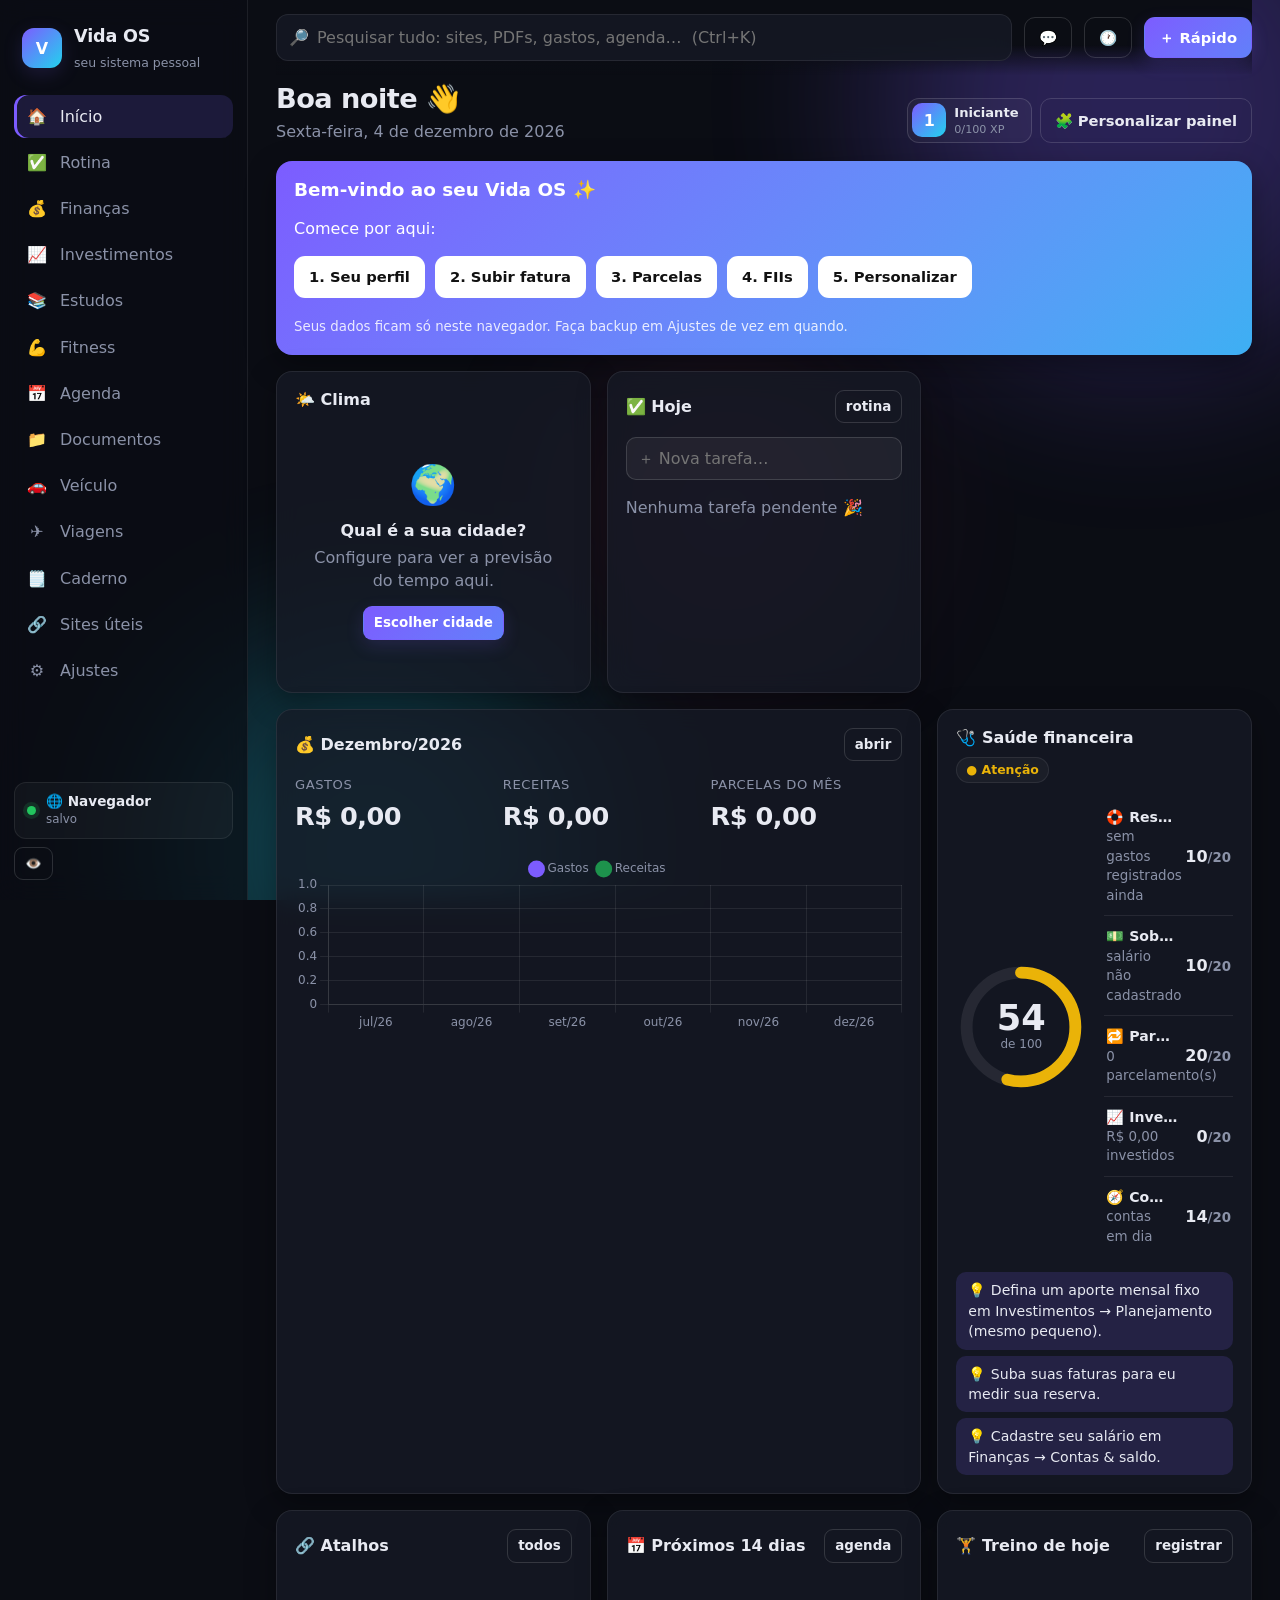
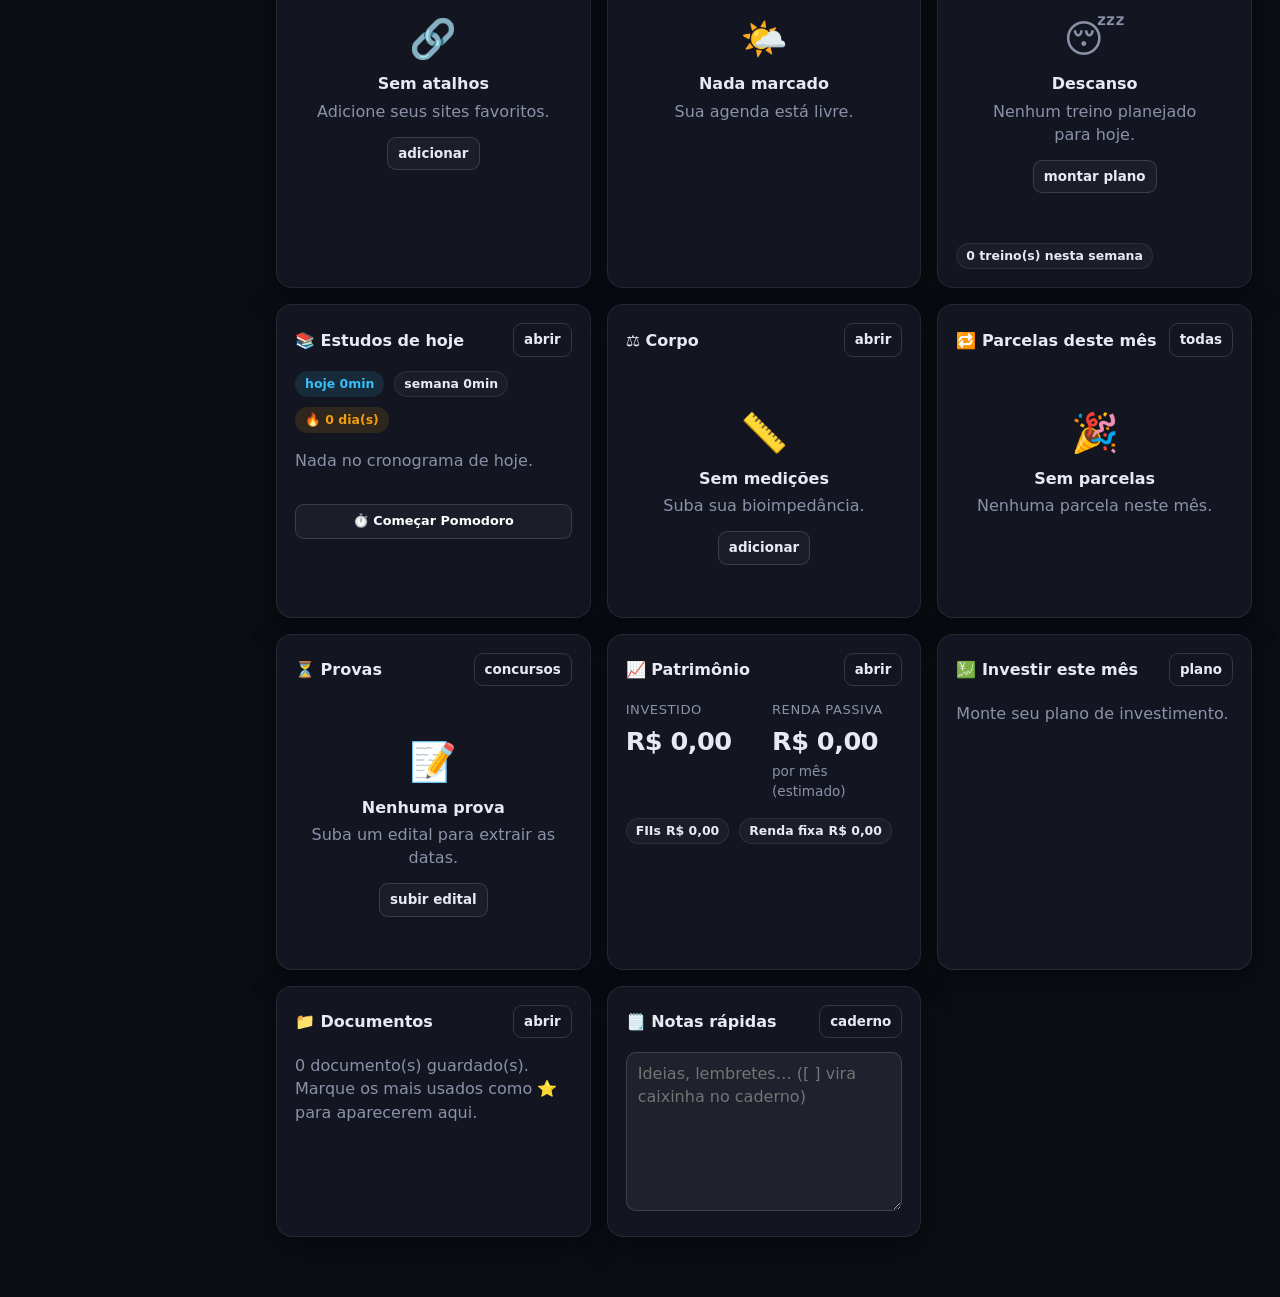
<file: index.html>
<!doctype html>
<html lang="pt-BR" data-theme="dark">
<head>
  <meta charset="utf-8">
  <meta name="viewport" content="width=device-width, initial-scale=1, viewport-fit=cover">
  <meta name="theme-color" content="#0b0d14">
  <meta name="apple-mobile-web-app-capable" content="yes">
  <title>Vida OS</title>
  <link rel="manifest" href="manifest.webmanifest">
  <link rel="icon" href="icons/icon.svg" type="image/svg+xml">
  <link rel="stylesheet" href="css/style.css">
</head>
<body>
  <div class="bg-fx" aria-hidden="true"><i></i><i></i><i></i></div>
  <aside class="sidebar">
    <div class="brand">
      <div class="logo">V</div>
      <div><b>Vida OS</b><small id="brand-sub">seu sistema pessoal</small></div>
    </div>
    <nav id="nav" class="nav"></nav>
    <div class="side-foot">
      <a href="#/ajustes/armazenamento" class="save-badge" id="save-badge" title="Onde seus dados estão salvos"></a>
      <div class="row">
        <button class="btn ghost sm" id="privacy-btn" title="Ocultar valores (modo privacidade)">👁️</button>
        <button class="btn ghost sm" id="lock-btn" title="Bloquear (pede a senha de novo)" style="display:none">🔒</button>
        <button class="btn sm" id="quit-btn" title="Salvar tudo e fechar" style="display:none">⏏️ Sair com segurança</button>
      </div>
    </div>
  </aside>

  <main class="main">
    <header class="topbar">
      <div class="search">
        <span>🔎</span>
        <input id="gsearch" placeholder="Pesquisar tudo: sites, PDFs, gastos, agenda…  (Ctrl+K)" autocomplete="off">
        <div id="gresults" class="gresults"></div>
      </div>
      <button class="btn ghost" id="ask-btn" title="Pergunte ao Vida OS">💬</button>
      <button class="btn ghost" id="clock-btn" title="Relógio em tela cheia">🕐</button>
      <button class="btn primary" id="quick-btn">＋ Rápido</button>
      <a href="#/ajustes/armazenamento" class="save-badge mobile-only" id="save-badge-m" title="Armazenamento"></a>
    </header>
    <div id="view" class="view"></div>
  </main>

  <nav id="bottomnav" class="bottomnav"></nav>
  <div id="modal-root"></div>
  <div id="toasts" class="toasts"></div>

  <!-- bibliotecas (locais, funcionam offline) -->
  <script src="vendor/chart.umd.js"></script>
  <script src="vendor/qrcode.js"></script>
  <script src="vendor/xlsx.full.min.js"></script>
  <script src="vendor/pdf.min.js"></script>
  <script>
    if (window.pdfjsLib) {
      // em file:// o worker não carrega; então usamos o worker no mesmo thread
      if (location.protocol === 'file:') document.write('<script src="vendor/pdf.worker.min.js"><\/script>');
      else pdfjsLib.GlobalWorkerOptions.workerSrc = 'vendor/pdf.worker.min.js';
    }
  </script>
  <!-- aplicativo -->
  <script src="js/core.js"></script>
  <script src="js/storage.js"></script>
  <script src="js/parsers.js"></script>
  <script src="js/body.js"></script>
  <script src="js/money.js"></script>
  <script src="js/library.js"></script>
  <script src="js/views/extras.js"></script>
  <script src="js/views/calc.js"></script>
  <script src="js/views/finextra.js"></script>
  <script src="js/views/health.js"></script>
  <script src="js/views/editalmap.js"></script>
  <script src="js/views/trips.js"></script>
  <script src="js/views/notes.js"></script>
  <script src="js/assistant.js"></script>
  <script src="js/weather.js"></script>
  <script src="js/views/dashboard.js"></script>
  <script src="js/views/finance.js"></script>
  <script src="js/views/planner.js"></script>
  <script src="js/views/invest.js"></script>
  <script src="js/views/questions.js"></script>
  <script src="js/views/mindmaps.js"></script>
  <script src="js/views/study.js"></script>
  <script src="js/views/fitness.js"></script>
  <script src="js/views/agenda.js"></script>
  <script src="js/views/sites.js"></script>
  <script src="js/views/emergency.js"></script>
  <script src="js/views/docs.js"></script>
  <script src="js/views/rotina.js"></script>
  <script src="js/views/vehicle.js"></script>
  <script src="js/views/settings.js"></script>
  <script src="js/app.js"></script>
</body>
</html>
</file>
<file: css/style.css>
/* ==========================================================
   VIDA OS — estilos
   ========================================================== */
:root {
  --accent: #7c5cff; --accent2: #22d3ee; --accent-soft: rgba(124, 92, 255, .16);
  --radius: 16px;
  --ok: #22c55e; --warn: #f59e0b; --bad: #ef4444; --info: #38bdf8;
  --font: "Inter", ui-sans-serif, system-ui, -apple-system, "Segoe UI", Roboto, "Helvetica Neue", Arial, sans-serif;
}
:root[data-theme="dark"] {
  --bg: #0b0d14; --bg2: #11141e; --card: rgba(22, 26, 38, .78); --card-solid: #161a26; --card2: rgba(255, 255, 255, .035);
  --text: #e8eaf2; --muted: #8b92a8; --line: rgba(255, 255, 255, .08); --line2: rgba(255, 255, 255, .14);
  --input: rgba(255, 255, 255, .05); --shadow: 0 10px 30px rgba(0, 0, 0, .35);
  color-scheme: dark;
}
:root[data-theme="light"] {
  --bg: #f4f6fb; --bg2: #eef1f8; --card: rgba(255, 255, 255, .86); --card-solid: #fff; --card2: rgba(15, 23, 42, .035);
  --text: #141826; --muted: #5d6680; --line: rgba(15, 23, 42, .09); --line2: rgba(15, 23, 42, .16);
  --input: rgba(15, 23, 42, .04); --shadow: 0 10px 30px rgba(30, 41, 80, .1);
  color-scheme: light;
}
* { box-sizing: border-box; }
html, body { margin: 0; }
body {
  font-family: var(--font); background: var(--bg); color: var(--text); min-height: 100vh;
  display: grid; grid-template-columns: 248px 1fr; line-height: 1.45; -webkit-font-smoothing: antialiased;
}
:root[data-density="compact"] body { font-size: .93em; }
a { color: var(--accent); text-decoration: none; }
h1, h2, h3, h4 { margin: 0; line-height: 1.2; }
h1 { font-size: 1.7rem; letter-spacing: -.02em; }
h2 { font-size: 1.15rem; }
h3 { font-size: 1rem; }
small, .muted { color: var(--muted); }
.money { font-variant-numeric: tabular-nums; white-space: nowrap; }
:root.privacy .money, :root.privacy .priv { filter: blur(7px); transition: filter .2s; }
:root.privacy .money:hover, :root.privacy .priv:hover { filter: none; }

/* fundo */
.bg-fx { position: fixed; inset: 0; z-index: -1; overflow: hidden; pointer-events: none; }
.bg-fx i { position: absolute; border-radius: 50%; filter: blur(90px); opacity: .28; }
:root[data-theme="light"] .bg-fx i { opacity: .2; }
.bg-fx i:nth-child(1) { width: 520px; height: 520px; background: var(--accent); top: -160px; right: -120px; animation: float 22s ease-in-out infinite; }
.bg-fx i:nth-child(2) { width: 420px; height: 420px; background: var(--accent2); bottom: -160px; left: 160px; animation: float 28s ease-in-out infinite reverse; }
.bg-fx i:nth-child(3) { width: 300px; height: 300px; background: #ec4899; top: 40%; left: 45%; opacity: .12; animation: float 35s ease-in-out infinite; }
:root[data-bg="solid"] .bg-fx { display: none; }
:root[data-bg="grid"] .bg-fx { background-image: linear-gradient(var(--line) 1px, transparent 1px), linear-gradient(90deg, var(--line) 1px, transparent 1px); background-size: 32px 32px; }
:root[data-bg="grid"] .bg-fx i { opacity: .12; }
@keyframes float { 0%, 100% { transform: translate(0, 0) } 50% { transform: translate(-60px, 50px) } }

/* sidebar */
.sidebar { position: sticky; top: 0; height: 100vh; padding: 20px 14px; display: flex; flex-direction: column; gap: 18px; border-right: 1px solid var(--line); background: color-mix(in srgb, var(--bg) 70%, transparent); backdrop-filter: blur(14px); }
.brand { display: flex; gap: 12px; align-items: center; padding: 4px 8px; }
.brand b { display: block; font-size: 1.1rem; letter-spacing: -.01em; }
.brand small { font-size: .78rem; }
.logo { width: 40px; height: 40px; border-radius: 12px; display: grid; place-items: center; font-weight: 800; color: #fff; background: linear-gradient(135deg, var(--accent), var(--accent2)); box-shadow: 0 6px 20px var(--accent-soft); }
.nav { display: flex; flex-direction: column; gap: 3px; }
.nav a { display: flex; gap: 12px; align-items: center; padding: 10px 12px; border-radius: 12px; color: var(--muted); font-weight: 500; transition: .15s; }
.nav a i { font-style: normal; width: 22px; text-align: center; }
.nav a:hover { background: var(--card2); color: var(--text); }
.nav a.active { background: var(--accent-soft); color: var(--text); box-shadow: inset 3px 0 0 var(--accent); }
.side-foot { margin-top: auto; display: flex; flex-direction: column; gap: 8px; }
.save-badge { display: flex; align-items: center; gap: 10px; padding: 9px 12px; border-radius: 12px; background: var(--card2); border: 1px solid var(--line); color: var(--text); }
.save-badge b { display: block; font-size: .85rem; } .save-badge small { display: block; font-size: .74rem; color: var(--muted); }
.save-badge .dot { width: 9px; height: 9px; box-shadow: 0 0 0 4px rgba(34, 197, 94, .15); background: var(--ok); }
.save-badge.warn .dot { background: var(--warn); box-shadow: 0 0 0 4px rgba(245, 158, 11, .15); animation: blink 1s infinite; }
.save-badge.bad { border-color: var(--bad); } .save-badge.bad .dot { background: var(--bad); box-shadow: 0 0 0 4px rgba(239, 68, 68, .2); }
@keyframes blink { 50% { opacity: .3 } }
.mobile-only { display: none !important; }
#gate { position: fixed; inset: 0; z-index: 300; display: none; place-items: center; padding: 20px; background: radial-gradient(circle at 30% 20%, var(--accent-soft), transparent 60%), var(--bg); }
.gate-box { width: min(420px, 100%); background: var(--card-solid); border: 1px solid var(--line2); border-radius: 22px; padding: 30px 26px; text-align: center; box-shadow: 0 30px 80px rgba(0, 0, 0, .4); }
.gate-box h2 { margin: 14px 0 6px; } .gate-box p { line-height: 1.5; }
.gate-box input { text-align: center; font-size: 1.05rem; padding: 12px; }
.gate-box .err { color: var(--bad); min-height: 1.2em; margin: 10px 0 0; }
.logo.big { width: 64px; height: 64px; font-size: 1.8rem; border-radius: 18px; margin: 0 auto; }
.gresults a { align-items: center; }
.gr-ico { width: 28px; display: grid; place-items: center; flex-shrink: 0; }
.gr-t { min-width: 0; display: flex; flex-direction: column; }
.gr-t small { color: var(--muted); white-space: nowrap; overflow: hidden; text-overflow: ellipsis; }
mark { background: color-mix(in srgb, var(--warn) 45%, transparent); color: inherit; border-radius: 3px; padding: 0 2px; }

/* principal */
.main { min-width: 0; padding: 0 28px 60px; }
.topbar { position: sticky; top: 0; z-index: 20; display: flex; gap: 12px; align-items: center; padding: 14px 0; background: linear-gradient(var(--bg) 60%, transparent); }
.search { flex: 1; position: relative; display: flex; align-items: center; gap: 8px; background: var(--card); border: 1px solid var(--line); border-radius: 12px; padding: 0 12px; backdrop-filter: blur(10px); }
.search input { flex: 1; border: 0; background: none; padding: 11px 0; color: var(--text); font: inherit; outline: none; }
.gresults { position: absolute; top: 100%; left: 0; right: 0; margin-top: 6px; background: var(--card-solid); border: 1px solid var(--line2); border-radius: 12px; box-shadow: var(--shadow); max-height: 60vh; overflow: auto; display: none; }
.gresults.open { display: block; }
.gresults a { display: flex; gap: 10px; padding: 10px 14px; color: var(--text); border-bottom: 1px solid var(--line); }
.gresults a:hover { background: var(--accent-soft); }
.gresults small { margin-left: auto; }
.view { animation: fadein .25s ease; }
@keyframes fadein { from { opacity: 0; transform: translateY(6px) } to { opacity: 1; transform: none } }

.page-head { display: flex; align-items: flex-end; justify-content: space-between; gap: 16px; flex-wrap: wrap; margin: 8px 0 18px; }
.page-head p { margin: 4px 0 0; color: var(--muted); }
.page-head .actions { display: flex; gap: 8px; flex-wrap: wrap; }

/* sub-abas */
.subtabs { display: flex; gap: 4px; padding: 4px; background: var(--card); border: 1px solid var(--line); border-radius: 14px; margin-bottom: 18px; overflow-x: auto; scrollbar-width: none; width: fit-content; max-width: 100%; }
.subtabs a { padding: 8px 14px; border-radius: 10px; color: var(--muted); white-space: nowrap; font-weight: 500; font-size: .93rem; }
.subtabs a.active { background: var(--accent); color: #fff; box-shadow: 0 4px 14px var(--accent-soft); }
.subtabs a:not(.active):hover { color: var(--text); background: var(--card2); }

/* grid */
.grid { display: grid; gap: 16px; }
.g2 { grid-template-columns: repeat(2, minmax(0, 1fr)); }
.g3 { grid-template-columns: repeat(3, minmax(0, 1fr)); }
.g4 { grid-template-columns: repeat(4, minmax(0, 1fr)); }
.g-auto { grid-template-columns: repeat(auto-fill, minmax(260px, 1fr)); }
.span2 { grid-column: span 2; }
.span3 { grid-column: span 3; }
.full { grid-column: 1 / -1; }
.stack { display: flex; flex-direction: column; gap: 16px; }
.row { display: flex; gap: 10px; align-items: center; flex-wrap: wrap; }
.row.between { justify-content: space-between; }
.mt { margin-top: 16px; }

/* cartões */
.card { background: var(--card); border: 1px solid var(--line); border-radius: var(--radius); padding: 18px; backdrop-filter: blur(12px); box-shadow: var(--shadow); min-width: 0; }
:root[data-density="compact"] .card { padding: 13px; }
.card > header { display: flex; justify-content: space-between; align-items: center; gap: 10px; margin-bottom: 14px; flex-wrap: wrap; }
.card > header h3 { display: flex; gap: 8px; align-items: center; }
.card.accent { background: linear-gradient(135deg, var(--accent), color-mix(in srgb, var(--accent2) 70%, var(--accent))); color: #fff; border: 0; }
.card.accent small, .card.accent .muted, .card.accent .lbl, .card.accent .sub { color: rgba(255, 255, 255, .85) !important; }
.stat .lbl { color: var(--muted); font-size: .82rem; font-weight: 500; text-transform: uppercase; letter-spacing: .04em; }
.card.accent .stat .lbl { color: rgba(255, 255, 255, .8); }
.stat .val { font-size: 1.6rem; font-weight: 700; letter-spacing: -.02em; margin: 4px 0 2px; }
.stat .sub { font-size: .85rem; color: var(--muted); }
.delta.up { color: var(--bad); } .delta.down { color: var(--ok); }
.delta.good { color: var(--ok); } .delta.badd { color: var(--bad); }
.chart-box { position: relative; height: 260px; }
.chart-box.sm { height: 180px; }
.chart-box.lg { height: 340px; }

/* botões */
.btn { --b: var(--card2); display: inline-flex; align-items: center; gap: 6px; justify-content: center; border: 1px solid var(--line2); background: var(--b); color: var(--text); padding: 9px 14px; border-radius: 11px; font: inherit; font-weight: 600; font-size: .92rem; cursor: pointer; transition: .15s; white-space: nowrap; }
.btn:hover { border-color: var(--accent); transform: translateY(-1px); }
.btn.primary { background: linear-gradient(135deg, var(--accent), color-mix(in srgb, var(--accent) 70%, var(--accent2))); border-color: transparent; color: #fff; box-shadow: 0 6px 18px var(--accent-soft); }
.btn.ghost { background: transparent; }
.btn.danger { color: var(--bad); }
.btn.sm { padding: 6px 10px; font-size: .84rem; border-radius: 9px; }
.btn.block { width: 100%; }
.icon-btn { border: 0; background: transparent; color: var(--muted); cursor: pointer; font-size: 1rem; padding: 6px 8px; border-radius: 8px; }
.icon-btn:hover { background: var(--card2); color: var(--text); }
.btn-file { position: relative; overflow: hidden; }
.btn-file input { position: absolute; inset: 0; opacity: 0; cursor: pointer; }

/* formulários */
.field { display: flex; flex-direction: column; gap: 5px; flex: 1; min-width: 140px; }
.field > span { font-size: .8rem; color: var(--muted); font-weight: 500; }
input, select, textarea { font: inherit; color: var(--text); background: var(--input); border: 1px solid var(--line2); border-radius: 10px; padding: 9px 11px; outline: none; width: 100%; transition: .15s; }
input:focus, select:focus, textarea:focus { border-color: var(--accent); box-shadow: 0 0 0 3px var(--accent-soft); }
select option { background: var(--card-solid); color: var(--text); }
input[type="color"] { padding: 3px; height: 40px; cursor: pointer; }
input[type="checkbox"] { width: 18px; height: 18px; accent-color: var(--accent); }
input[type="range"] { accent-color: var(--accent); padding: 0; border: 0; background: none; box-shadow: none; }
textarea { min-height: 80px; resize: vertical; }
.frow { display: flex; gap: 12px; flex-wrap: wrap; margin-bottom: 12px; }
.frow > .field { margin: 0; }
.check { display: flex; gap: 8px; align-items: center; cursor: pointer; font-size: .92rem; }
.inline-form { display: flex; gap: 8px; flex-wrap: wrap; align-items: flex-end; }
.inline-form .field { min-width: 110px; }
.filters { display: flex; gap: 8px; flex-wrap: wrap; align-items: center; margin-bottom: 14px; }
.filters input, .filters select { width: auto; padding: 7px 10px; }
.seg { display: inline-flex; background: var(--card2); border: 1px solid var(--line); border-radius: 10px; padding: 3px; }
.seg button { border: 0; background: none; color: var(--muted); padding: 6px 11px; border-radius: 8px; font: inherit; font-size: .86rem; cursor: pointer; font-weight: 500; }
.seg button.on { background: var(--accent); color: #fff; }

/* tabelas */
.table-wrap { overflow-x: auto; margin: 0 -4px; }
table { width: 100%; border-collapse: collapse; font-size: .92rem; }
th { text-align: left; font-weight: 600; color: var(--muted); font-size: .78rem; text-transform: uppercase; letter-spacing: .04em; padding: 8px 10px; border-bottom: 1px solid var(--line2); white-space: nowrap; }
td { padding: 9px 10px; border-bottom: 1px solid var(--line); vertical-align: middle; }
tr:hover td { background: var(--card2); }
td.r, th.r { text-align: right; }
td.actions { white-space: nowrap; text-align: right; width: 1%; }
td select, td input { padding: 5px 8px; font-size: .88rem; }

/* listas */
.list { display: flex; flex-direction: column; }
.li { display: flex; gap: 12px; align-items: center; padding: 10px 2px; border-bottom: 1px solid var(--line); }
.li:last-child { border-bottom: 0; }
.li .grow { flex: 1; min-width: 0; }
.li .t { font-weight: 600; overflow: hidden; text-overflow: ellipsis; white-space: nowrap; }
.li .s { font-size: .84rem; color: var(--muted); }
.ico { width: 38px; height: 38px; border-radius: 11px; display: grid; place-items: center; flex-shrink: 0; background: var(--card2); font-size: 1.1rem; }

/* chips / badges */
.chip { display: inline-flex; align-items: center; gap: 5px; padding: 3px 9px; border-radius: 999px; font-size: .78rem; font-weight: 600; background: var(--card2); border: 1px solid var(--line); white-space: nowrap; }
.chip.ok { color: var(--ok); background: rgba(34, 197, 94, .12); border-color: transparent; }
.chip.warn { color: var(--warn); background: rgba(245, 158, 11, .12); border-color: transparent; }
.chip.bad { color: var(--bad); background: rgba(239, 68, 68, .12); border-color: transparent; }
.chip.info { color: var(--info); background: rgba(56, 189, 248, .12); border-color: transparent; }
.dot { width: 10px; height: 10px; border-radius: 50%; display: inline-block; flex-shrink: 0; }

/* barras de progresso */
.bar { height: 8px; background: var(--card2); border-radius: 99px; overflow: hidden; border: 1px solid var(--line); }
.bar > i { display: block; height: 100%; border-radius: 99px; background: linear-gradient(90deg, var(--accent), var(--accent2)); transition: width .6s ease; }
.bar.over > i { background: linear-gradient(90deg, var(--warn), var(--bad)); }

/* vazio */
.empty { text-align: center; padding: 34px 16px; color: var(--muted); }
.empty-ico { font-size: 2.4rem; margin-bottom: 8px; }
.empty h4 { color: var(--text); margin-bottom: 6px; }
.empty p { margin: 0 auto 14px; max-width: 420px; }

/* modal */
#modal-root { position: relative; z-index: 100; }
.modal-wrap { position: fixed; inset: 0; background: rgba(5, 7, 12, .55); backdrop-filter: blur(4px); display: grid; place-items: center; padding: 16px; animation: fadein .15s; }
.modal-wrap.out { opacity: 0; transition: .18s; }
.modal { width: min(560px, 100%); max-height: calc(100vh - 32px); display: flex; flex-direction: column; background: var(--card-solid); border: 1px solid var(--line2); border-radius: calc(var(--radius) + 2px); box-shadow: 0 30px 80px rgba(0, 0, 0, .45); }
.modal.wide { width: min(980px, 100%); }
.modal header { display: flex; justify-content: space-between; align-items: center; padding: 16px 18px; border-bottom: 1px solid var(--line); }
.modal-body { padding: 18px; overflow: auto; }
.modal footer { display: flex; gap: 8px; justify-content: flex-end; padding: 14px 18px; border-top: 1px solid var(--line); }
.drop { display: block; border: 2px dashed var(--line2); border-radius: var(--radius); padding: 26px; text-align: center; color: var(--muted); cursor: pointer; transition: .15s; position: relative; }
.drop:hover, .drop.over { border-color: var(--accent); background: var(--accent-soft); color: var(--text); }
.drop input { position: absolute; inset: 0; opacity: 0; cursor: pointer; }
.drop b { color: var(--text); display: block; margin-bottom: 4px; }
.note { padding: 10px 12px; border-radius: 10px; background: var(--accent-soft); font-size: .88rem; margin-bottom: 12px; }
.note.warn { background: rgba(245, 158, 11, .12); }

/* toasts */
.toasts { position: fixed; right: 18px; bottom: 18px; z-index: 200; display: flex; flex-direction: column; gap: 8px; }
.toast { background: var(--card-solid); border: 1px solid var(--line2); border-left: 4px solid var(--ok); padding: 11px 16px; border-radius: 11px; box-shadow: var(--shadow); max-width: 360px; animation: fadein .2s; transition: .4s; font-size: .92rem; }
.toast.error { border-left-color: var(--bad); }
.toast.out { opacity: 0; transform: translateX(20px); }

/* calendário */
.cal { display: grid; grid-template-columns: repeat(7, 1fr); gap: 6px; }
.cal .dow { text-align: center; color: var(--muted); font-size: .78rem; font-weight: 600; padding: 4px; }
.cal .day { min-height: 96px; background: var(--card2); border: 1px solid var(--line); border-radius: 11px; padding: 6px; cursor: pointer; transition: .15s; overflow: hidden; }
.cal .day:hover { border-color: var(--accent); }
.cal .day.other { opacity: .38; }
.cal .day.today { border-color: var(--accent); box-shadow: inset 0 0 0 1px var(--accent); }
.cal .day .n { font-size: .82rem; font-weight: 700; margin-bottom: 4px; }
.cal .day.today .n { color: var(--accent); }
.cal .ev { font-size: .72rem; padding: 2px 5px; border-radius: 5px; margin-bottom: 2px; white-space: nowrap; overflow: hidden; text-overflow: ellipsis; color: #fff; }
.cal .more { font-size: .7rem; color: var(--muted); }

/* cronograma semanal */
.week { display: grid; grid-template-columns: repeat(7, minmax(120px, 1fr)); gap: 8px; overflow-x: auto; }
.week .col { background: var(--card2); border: 1px solid var(--line); border-radius: 12px; padding: 8px; min-height: 180px; }
.week .col.today { border-color: var(--accent); }
.week .col h4 { font-size: .85rem; margin-bottom: 8px; display: flex; justify-content: space-between; }
.block { border-radius: 9px; padding: 7px 8px; margin-bottom: 6px; font-size: .8rem; color: #fff; cursor: pointer; position: relative; }
.block b { display: block; font-size: .84rem; }

/* treino */
.daytabs { display: flex; gap: 6px; flex-wrap: wrap; margin-bottom: 14px; }
.daytabs button { border: 1px solid var(--line2); background: var(--card2); color: var(--text); border-radius: 12px; padding: 8px 12px; cursor: pointer; font: inherit; font-weight: 600; min-width: 64px; }
.daytabs button small { display: block; font-weight: 400; font-size: .72rem; color: var(--muted); max-width: 90px; overflow: hidden; text-overflow: ellipsis; white-space: nowrap; }
.daytabs button.on { background: var(--accent); border-color: var(--accent); color: #fff; }
.daytabs button.on small { color: rgba(255, 255, 255, .85); }
.daytabs button.today:not(.on) { border-color: var(--accent); }
.ex { display: flex; gap: 12px; align-items: center; padding: 12px; border: 1px solid var(--line); background: var(--card2); border-radius: 12px; margin-bottom: 8px; }
.ex .grow { flex: 1; min-width: 0; }
.ex .meta { display: flex; gap: 6px; flex-wrap: wrap; margin-top: 5px; }
.ex.done { opacity: .55; }
.ex.done .t { text-decoration: line-through; }
.zone-1 { background: #38bdf8 } .zone-2 { background: #22c55e } .zone-3 { background: #eab308 } .zone-4 { background: #f97316 } .zone-5 { background: #ef4444 }

/* avatar */
.avatar-wrap { display: grid; grid-template-columns: minmax(0, 1.2fr) minmax(0, 1fr); gap: 28px; align-items: center; }
.avatar-host { position: relative; margin: 0 auto; width: 100%; max-width: 560px; }
.avatar-host[data-view="front"], .avatar-host[data-view="side"] { max-width: 300px; }
.avatar { width: 100%; height: auto; display: block; overflow: visible; }
.avatar .floor { fill: #000; opacity: .35; filter: blur(3px); }
.avatar .platform ellipse { fill: none; stroke: var(--accent2); stroke-width: 1.2; opacity: .55; }
.avatar .platform .ring2 { stroke: var(--accent); opacity: .3; stroke-dasharray: 3 5; }
.avatar .platform .pulse { stroke: var(--accent2); stroke-width: 1.6; }
.avatar .anat path { fill: none; stroke: rgba(0, 0, 0, .55); stroke-width: 1.1; stroke-linecap: round; mix-blend-mode: multiply; }
.avatar.is-holo .anat path { stroke: rgba(255, 255, 255, .85); mix-blend-mode: normal; stroke-width: .9; }
.avatar .anat path.navel { fill: rgba(0, 0, 0, .25); }
.avatar .rim path { fill: none; stroke: #fff; stroke-width: 1.4; opacity: .28; }
.avatar.is-holo .rim path { stroke: var(--accent2); stroke-width: 2.2; opacity: .9; }
.avatar .hair { stroke: rgba(0, 0, 0, .25); stroke-width: .6; }
.avatar .anat path.bustline { stroke-width: 1.6; }
.avatar .ghost path { fill: none; stroke: var(--text); stroke-width: 1.3; stroke-dasharray: 4 4; opacity: .5; }
.avatar .heat { mix-blend-mode: normal; }
.avatar[data-view="front"] .fig-s, .avatar[data-view="side"] .fig-f { display: none; }
.avatar-tools { display: flex; gap: 8px; flex-wrap: wrap; justify-content: center; margin-top: 8px; }
.zone-list { display: grid; grid-template-columns: 1fr 1fr; gap: 6px 14px; margin-top: 10px; }
.zone-list div { display: flex; align-items: center; gap: 8px; font-size: .82rem; }
.zone-list b { margin-left: auto; font-weight: 600; }
.heat-legend { display: flex; height: 8px; border-radius: 99px; background: linear-gradient(90deg, #34d399, #a3e635, #facc15, #f97316, #ef4444); margin: 6px 0 4px; }
.metric-grid { display: grid; grid-template-columns: repeat(2, minmax(0, 1fr)); gap: 10px; }
.metric { background: var(--card2); border: 1px solid var(--line); border-radius: 12px; padding: 10px 12px; }
.metric .lbl { font-size: .76rem; color: var(--muted); }
.metric .v { font-size: 1.15rem; font-weight: 700; }
.metric .d { font-size: .78rem; }
.timeline { display: flex; gap: 10px; align-items: center; margin-top: 10px; }
.timeline input { flex: 1; }

/* pomodoro */
.timer { font-size: 3.4rem; font-weight: 800; letter-spacing: -.03em; text-align: center; font-variant-numeric: tabular-nums; margin: 6px 0; }
.ring { width: 190px; height: 190px; margin: 0 auto; position: relative; display: grid; place-items: center; }
.ring svg { position: absolute; inset: 0; transform: rotate(-90deg); }
.ring circle { fill: none; stroke-width: 10; }

/* countdown */
.countdown { display: flex; gap: 8px; }
.countdown div { background: var(--card2); border-radius: 10px; padding: 6px 10px; text-align: center; min-width: 56px; }
.countdown b { display: block; font-size: 1.3rem; }
.countdown small { font-size: .7rem; }

/* tabs editor (ajustes) */
.sortable .li { cursor: default; }
.swatches { display: flex; gap: 8px; flex-wrap: wrap; }
.swatch { width: 34px; height: 34px; border-radius: 10px; cursor: pointer; border: 2px solid transparent; }
.swatch.on { border-color: var(--text); }

/* bottom nav (celular) */
.bottomnav { display: none; }

/* FAB menu */
.quick-grid { display: grid; grid-template-columns: repeat(2, 1fr); gap: 10px; }
.quick-grid button { padding: 16px; font-size: 1rem; }

@media (max-width: 1180px) {
  .g4 { grid-template-columns: repeat(2, minmax(0, 1fr)); }
  .g3 { grid-template-columns: repeat(2, minmax(0, 1fr)); }
  .span3 { grid-column: 1 / -1; }
}
@media (max-width: 900px) {
  body { grid-template-columns: 1fr; padding-bottom: 76px; }
  .sidebar { display: none; }
  .mobile-only { display: flex !important; padding: 8px; } .mobile-only small, .mobile-only b { display: none; }
  .main { padding: 0 14px 40px; }
  .g2, .g3 { grid-template-columns: 1fr; }
  .span2 { grid-column: auto; }
  .avatar-wrap { grid-template-columns: 1fr; }
  .bottomnav { display: flex; position: fixed; bottom: 0; left: 0; right: 0; z-index: 50; background: color-mix(in srgb, var(--bg) 85%, transparent); backdrop-filter: blur(16px); border-top: 1px solid var(--line); overflow-x: auto; padding: 6px 6px calc(6px + env(safe-area-inset-bottom)); scrollbar-width: none; }
  .bottomnav a { flex: 1 0 64px; display: flex; flex-direction: column; align-items: center; gap: 2px; padding: 6px 4px; border-radius: 10px; color: var(--muted); font-size: .7rem; }
  .bottomnav a i { font-style: normal; font-size: 1.2rem; }
  .bottomnav a.active { color: var(--text); background: var(--accent-soft); }
  .cal .day { min-height: 62px; padding: 4px; }
  .toasts { bottom: calc(84px + env(safe-area-inset-bottom)); left: 12px; right: 12px; }
  .toast { max-width: none; }
  .cal .ev { font-size: 0; height: 6px; padding: 0; }
  h1 { font-size: 1.4rem; }
  .search input::placeholder { font-size: .85rem; }
}
@media (max-width: 560px) {
  .g4 { grid-template-columns: 1fr 1fr; }
  .stat .val { font-size: 1.25rem; }
  .card { padding: 14px; }
  #quick-btn { padding: 9px 11px; }
  .metric-grid { grid-template-columns: 1fr 1fr; }
}
@media print {
  .sidebar, .topbar, .bottomnav, .bg-fx { display: none; }
  body { display: block; background: #fff; }
}

/* sites úteis */
.site-logo { position: relative; display: inline-grid; place-items: center; flex-shrink: 0; color: #fff; overflow: hidden; box-shadow: inset 0 0 0 1px rgba(255, 255, 255, .12); }
.site-logo img { position: absolute; inset: 18%; width: 64%; height: 64%; object-fit: contain; }
.site-logo.has-img { background: #fff !important; } .site-logo.has-img b { display: none; }
.site-grid { display: grid; gap: 12px; grid-template-columns: repeat(auto-fill, minmax(280px, 1fr)); }
.site-grid.list { grid-template-columns: 1fr; gap: 6px; }
.site-card { display: flex; gap: 14px; align-items: flex-start; padding: 14px; background: var(--card); border: 1px solid var(--line); border-radius: var(--radius); cursor: pointer; transition: .15s; position: relative; backdrop-filter: blur(12px); }
.site-card:hover { border-color: var(--accent); transform: translateY(-2px); box-shadow: var(--shadow); }
.site-card .grow { min-width: 0; flex: 1; }
.site-card .t { font-weight: 700; }
.site-card .host { font-size: .78rem; color: var(--muted); }
.site-card .d { font-size: .86rem; margin-top: 6px; color: var(--text); opacity: .85; display: -webkit-box; -webkit-line-clamp: 2; -webkit-box-orient: vertical; overflow: hidden; }
.site-card .tags { display: flex; gap: 4px; flex-wrap: wrap; margin-top: 8px; }
.site-card .tags .chip { font-size: .7rem; padding: 2px 7px; }
.site-actions { display: flex; flex-direction: column; opacity: .5; transition: .15s; }
.site-card:hover .site-actions { opacity: 1; }
.site-grid.list .site-card { padding: 10px 14px; align-items: center; }
.site-grid.list .site-card .tags { display: none; }
.site-grid.list .site-card .d { -webkit-line-clamp: 1; margin-top: 2px; }
.site-grid.list .site-actions { flex-direction: row; }
button.chip { cursor: pointer; font: inherit; font-size: .8rem; color: var(--text); }
.shortcut-grid { display: grid; grid-template-columns: repeat(auto-fill, minmax(78px, 1fr)); gap: 10px; }
.shortcut-grid a { display: flex; flex-direction: column; align-items: center; gap: 6px; padding: 10px 4px; border-radius: 12px; color: var(--text); text-align: center; transition: .15s; }
.shortcut-grid a:hover { background: var(--card2); }
.shortcut-grid span:last-child { font-size: .74rem; line-height: 1.2; max-width: 100%; overflow: hidden; text-overflow: ellipsis; white-space: nowrap; }
.sug-grid { display: grid; grid-template-columns: repeat(auto-fill, minmax(260px, 1fr)); gap: 8px; }
.sug { display: flex; gap: 10px; align-items: center; padding: 10px; border: 1px solid var(--line); border-radius: 12px; cursor: pointer; }
.sug:hover { border-color: var(--accent); }
.sug.got { opacity: .5; }
.sug span { display: flex; flex-direction: column; min-width: 0; } .sug small { color: var(--muted); font-size: .76rem; line-height: 1.3; }
ol.steps { padding-left: 18px; line-height: 1.6; } ol.steps li { margin-bottom: 10px; }
code { background: var(--card2); padding: 1px 6px; border-radius: 6px; font-size: .86em; }

/* contas & saldo (inspirado em apps de banco) */
.balance-card .lbl { color: var(--muted); font-size: .85rem; }
.balance-card .big { font-size: 2rem; font-weight: 800; letter-spacing: -.03em; margin: 2px 0 12px; }
.balance-card .big.neg { color: var(--bad); }
.segbar { display: flex; gap: 4px; height: 8px; margin: 4px 0 12px; }
.segbar i { border-radius: 99px; min-width: 6px; }
.segbar.big { height: 14px; }
.bank { width: 40px; height: 40px; border-radius: 50%; display: grid; place-items: center; font-size: 1.1rem; flex-shrink: 0; box-shadow: inset 0 0 0 2px rgba(255, 255, 255, .15); }
.rd { text-align: center; }
.rd-val { font-size: 1.8rem; font-weight: 800; letter-spacing: -.02em; }
.rd-bars { display: flex; gap: 8px; justify-content: center; align-items: flex-end; height: 130px; margin: 14px 0 6px; }
.rd-bars i { width: 34px; border-radius: 99px; min-height: 8px; transition: height .6s; }
.rd-bars .in { background: linear-gradient(180deg, #4ade80, #16a34a); } .rd-bars .out { background: linear-gradient(180deg, #f87171, #dc2626); }
.rd .list { text-align: left; }
.heatmap { display: grid; grid-template-columns: repeat(7, 1fr); gap: 5px; }
.heatmap b { font-size: .7rem; color: var(--muted); text-align: center; font-weight: 600; }
.hm { aspect-ratio: 1; border-radius: 6px; background: var(--card2); border: 1px solid var(--line); cursor: pointer; display: block; }
.hm.l1 { background: color-mix(in srgb, #a3e635 30%, transparent); } .hm.l2 { background: color-mix(in srgb, #a3e635 55%, transparent); }
.hm.l3 { background: color-mix(in srgb, #a3e635 80%, transparent); } .hm.l4 { background: #bef264; }
.hm.today { outline: 2px solid var(--accent); outline-offset: 1px; }
.hm-legend { display: flex; gap: 4px; } .hm-legend .hm { width: 14px; }
.insights { display: grid; grid-template-columns: repeat(auto-fill, minmax(280px, 1fr)); gap: 10px; }
.insight { display: flex; gap: 12px; align-items: flex-start; padding: 12px; border-radius: 12px; background: var(--card2); border: 1px solid var(--line); border-left: 4px solid var(--info); }
.insight.warn { border-left-color: var(--warn); } .insight.bad { border-left-color: var(--bad); } .insight.ok { border-left-color: var(--ok); }
.insight .ii { font-size: 1.3rem; } .insight b { display: block; font-size: .92rem; } .insight small { color: var(--muted); }
.goal-grid { display: grid; grid-template-columns: repeat(auto-fill, minmax(340px, 1fr)); gap: 16px; }
.goal h3 { font-size: 1.1rem; }
.goal-ring { width: 76px; height: 76px; position: relative; flex-shrink: 0; }
.goal-ring svg { width: 100%; height: 100%; transform: rotate(-90deg); }
.goal-ring circle { fill: none; stroke-width: 8; transition: stroke-dashoffset .8s; }
.goal-ring span { position: absolute; inset: 0; display: grid; place-items: center; font-size: 1.6rem; }

/* planejamento */
.plan-table input.cell { width: 110px; text-align: right; padding: 4px 8px; background: transparent; border-color: transparent; }
.plan-table input.cell:hover, .plan-table input.cell:focus { border-color: var(--accent); background: var(--input); }
.plan-table tr.edited td { background: var(--accent-soft); }
.calc { padding: 10px 0; border-bottom: 1px solid var(--line); } .calc:last-of-type { border-bottom: 0; }
.calc .inline-form { margin-top: 8px; }
.calc-r { font-size: 1.05rem; color: var(--accent); padding: 9px 0; }

/* biblioteca */
.lib-item { display: flex; gap: 14px; align-items: flex-start; padding: 12px 4px; border-bottom: 1px solid var(--line); }
.lib-item:last-child { border-bottom: 0; }
.lib-item .grow { flex: 1; min-width: 0; }
.lib-item .t { font-weight: 700; overflow: hidden; text-overflow: ellipsis; white-space: nowrap; }
.lib-item .s { font-size: .82rem; color: var(--muted); margin-top: 3px; display: flex; gap: 4px; flex-wrap: wrap; align-items: center; }
.lib-ico { width: 42px; height: 50px; border-radius: 8px; display: grid; place-items: center; font-size: 1.3rem; flex-shrink: 0; }
.lib-actions { display: flex; gap: 4px; align-items: center; }
.snip { font-size: .86rem; margin-top: 8px; padding: 8px 10px; background: var(--card2); border-radius: 8px; border-left: 3px solid var(--accent); line-height: 1.5; }
.lib-group { margin: 14px 0 4px; text-transform: capitalize; } .lib-group:first-child { margin-top: 0; }
.plan-stats .val { font-size: 1.3rem; word-break: break-word; }

.pw-wrap { position: relative; display: flex; align-items: center; }
.pw-wrap input { padding-right: 42px; }
.pw-wrap .icon-btn { position: absolute; right: 4px; }
.pw-meter { height: 6px; border-radius: 99px; background: var(--card2); overflow: hidden; margin-top: 6px; }
.pw-meter i { display: block; height: 100%; width: 0; transition: .3s; }

/* documentos */
.doc-grid { display: grid; gap: 14px; grid-template-columns: repeat(auto-fill, minmax(230px, 1fr)); }
.doc-card { background: var(--card); border: 1px solid var(--line); border-radius: var(--radius); overflow: hidden; cursor: pointer; transition: .15s; backdrop-filter: blur(12px); display: flex; flex-direction: column; }
.doc-card:hover { border-color: var(--accent); transform: translateY(-2px); box-shadow: var(--shadow); }
.doc-thumb { position: relative; aspect-ratio: 16 / 10; display: grid; place-items: center; overflow: hidden; border-bottom: 1px solid var(--line); }
.doc-thumb img { position: absolute; inset: 0; width: 100%; height: 100%; object-fit: cover; opacity: 0; transition: opacity .3s; }
.doc-thumb img.ok { opacity: 1; }
.doc-thumb .doc-ico { font-size: 2.6rem; }
.doc-thumb img.ok + .doc-ico { position: absolute; left: 8px; top: 8px; font-size: 1.1rem; background: var(--card-solid); border-radius: 8px; padding: 2px 6px; }
.doc-pages { position: absolute; right: 8px; bottom: 8px; font-size: .7rem; background: rgba(0, 0, 0, .6); color: #fff; padding: 2px 7px; border-radius: 99px; }
.doc-info { padding: 12px 14px; display: flex; flex-direction: column; gap: 5px; }
.doc-info .t { font-weight: 700; }
.doc-info .s { font-size: .8rem; color: var(--muted); display: flex; align-items: center; gap: 6px; }
.doc-num { display: flex; align-items: center; gap: 4px; } .doc-num code { font-size: .85rem; }
.doc-info .chip { align-self: flex-start; }
.doc-grid.list { grid-template-columns: 1fr; gap: 8px; }
.doc-grid.list .doc-card { flex-direction: row; align-items: center; }
.doc-grid.list .doc-thumb { width: 120px; flex-shrink: 0; border-bottom: 0; border-right: 1px solid var(--line); }
.doc-meta { display: grid; grid-template-columns: repeat(auto-fill, minmax(170px, 1fr)); gap: 12px; margin-bottom: 14px; padding: 12px; background: var(--card2); border-radius: 12px; }
.doc-tabs { display: flex; gap: 6px; flex-wrap: wrap; margin-bottom: 10px; }
.doc-stage { height: min(62vh, 640px); background: #0006; border-radius: 12px; overflow: auto; display: grid; place-items: center; }
.doc-stage img { max-width: 100%; max-height: 100%; transition: transform .2s; transform-origin: center; }
.doc-stage iframe { width: 100%; height: 100%; border: 0; background: #fff; border-radius: 12px; }

/* clima */
.wx-now { display: flex; align-items: center; gap: 14px; }
.wx-big { font-size: 3rem; line-height: 1; }
.wx-temp { font-size: 2.4rem; font-weight: 800; letter-spacing: -.03em; line-height: 1; }
.wx-mm { margin-left: auto; text-align: right; } .wx-mm b { display: block; font-size: 1.2rem; } .wx-mm small { color: var(--muted); }
.wx-row { display: flex; flex-wrap: wrap; gap: 10px 16px; margin: 12px 0; font-size: .85rem; color: var(--muted); }
.wx-days { display: grid; grid-template-columns: repeat(5, 1fr); gap: 6px; }
.wx-days > div, .wx-hours > div { display: flex; flex-direction: column; align-items: center; gap: 2px; padding: 8px 4px; border-radius: 10px; background: var(--card2); }
.wx-days span, .wx-hours span { font-size: 1.4rem; }
.wx-days small, .wx-hours small { color: var(--muted); font-size: .72rem; }
.wx-hours { display: flex; gap: 6px; overflow-x: auto; padding-bottom: 6px; }
.wx-hours > div { min-width: 58px; } .wx-hours .rain { color: var(--info); }

/* relógio tela cheia */
#clock { position: fixed; inset: 0; z-index: 400; background: radial-gradient(ellipse at 30% 20%, color-mix(in srgb, var(--accent) 22%, transparent), transparent 60%), radial-gradient(ellipse at 80% 90%, color-mix(in srgb, var(--accent2) 16%, transparent), transparent 55%), #05060b; color: #f1f3fa; display: flex; flex-direction: column; padding: 24px 32px; animation: fadein .3s; }
.clk-top { display: flex; justify-content: space-between; align-items: center; font-size: 1.3rem; }
.clk-top small { color: #9aa3b8; font-size: .9rem; }
.clk-btns .icon-btn { color: #9aa3b8; font-size: 1rem; } .clk-btns .icon-btn:hover { color: #fff; background: #ffffff14; }
.clk-mid { flex: 1; display: flex; flex-direction: column; align-items: center; justify-content: center; text-align: center; }
.clk-time { font-size: clamp(5rem, 20vw, 17rem); font-weight: 200; letter-spacing: -.04em; line-height: .9; font-variant-numeric: tabular-nums; display: flex; align-items: baseline; }
.clk-s { font-size: .32em; color: color-mix(in srgb, var(--accent2) 70%, #fff); margin-left: .1em; font-weight: 300; }
.clk-time small { font-size: .15em; margin-left: .3em; color: #9aa3b8; }
.clk-date { font-size: clamp(1rem, 2.6vw, 2rem); color: #c3c9d9; margin-top: 18px; font-weight: 300; }
.clk-bar { width: min(520px, 70vw); height: 3px; background: #ffffff14; border-radius: 99px; margin-top: 28px; overflow: hidden; }
.clk-bar i { display: block; height: 100%; background: linear-gradient(90deg, var(--accent), var(--accent2)); }
.clk-bottom { display: flex; gap: 12px; flex-wrap: wrap; justify-content: center; font-size: 1rem; color: #c3c9d9; }
.clk-bottom span { background: #ffffff0f; border: 1px solid #ffffff14; padding: 8px 14px; border-radius: 99px; }
.clk-lock { position: absolute; left: 32px; bottom: 18px; font-size: .75rem; color: #6b7280; }

/* tarefas & hábitos */
.task { display: flex; align-items: center; gap: 10px; padding: 9px 4px; border-bottom: 1px solid var(--line); }
.task:last-child { border-bottom: 0; }
.task .grow { flex: 1; min-width: 0; } .task .t { font-weight: 500; } .task .s { font-size: .8rem; color: var(--muted); }
.task.done .t { text-decoration: line-through; color: var(--muted); }
.tick { width: 24px; height: 24px; border-radius: 50%; border: 2px solid var(--accent); background: transparent; color: #fff; cursor: pointer; flex-shrink: 0; font-weight: 700; display: grid; place-items: center; }
.task.done .tick { background: var(--ok); border-color: var(--ok) !important; }
.habit { display: flex; gap: 12px; align-items: center; padding: 10px 0; border-bottom: 1px solid var(--line); }
.habit:last-child { border-bottom: 0; } .habit .grow { flex: 1; } .habit .t { font-weight: 600; } .habit .s { font-size: .78rem; color: var(--muted); }
.hb-today { width: 46px; height: 46px; border-radius: 14px; border: 2px solid var(--c); background: transparent; font-size: 1.3rem; cursor: pointer; transition: .15s; filter: grayscale(.7); opacity: .7; }
.hb-today.on { background: color-mix(in srgb, var(--c) 30%, transparent); filter: none; opacity: 1; box-shadow: 0 0 0 4px color-mix(in srgb, var(--c) 18%, transparent); }
.hb-today.sm { width: 38px; height: 38px; font-size: 1.05rem; border-radius: 11px; }
.hb-week { display: flex; gap: 4px; margin-top: 6px; }
.hb-week i { width: 22px; height: 22px; border-radius: 6px; font-style: normal; font-size: .62rem; display: grid; place-items: center; color: var(--muted); background: var(--card2); border: 1px solid var(--line); cursor: pointer; }
.hb-week i.on { background: var(--c); color: #fff; border-color: transparent; }

/* ficha de emergência */
.em-card { background: var(--card-solid); border: 2px solid #ef4444; border-radius: calc(var(--radius) + 4px); overflow: hidden; box-shadow: var(--shadow); color: var(--text); }
.em-head { display: flex; align-items: center; gap: 14px; padding: 16px 18px; background: linear-gradient(135deg, #dc2626, #ef4444); color: #fff; }
.em-head b { font-size: 1.2rem; display: block; } .em-head small { opacity: .9; }
.em-plus { width: 46px; height: 46px; border-radius: 12px; background: #fff; color: #dc2626; display: grid; place-items: center; font-size: 1.8rem; font-weight: 900; flex-shrink: 0; }
.em-blood { margin-left: auto; background: #fff; color: #dc2626; border-radius: 12px; padding: 6px 14px; text-align: center; }
.em-blood small { display: block; font-size: .65rem; text-transform: uppercase; letter-spacing: .08em; } .em-blood b { font-size: 1.6rem; }
.em-grid { display: grid; grid-template-columns: repeat(auto-fill, minmax(220px, 1fr)); gap: 12px; padding: 16px 18px; }
.em-row small { color: var(--muted); font-size: .76rem; } .em-row div { font-weight: 600; white-space: pre-wrap; }
.em-row.big { grid-column: 1 / -1; padding: 10px 12px; border-radius: 10px; background: rgba(239, 68, 68, .1); } .em-row.big div { font-size: 1.1rem; }
.em-contacts { padding: 0 18px 14px; } .em-contacts > small { color: var(--muted); }
.em-ct { display: flex; align-items: center; gap: 8px; padding: 8px 0; border-bottom: 1px solid var(--line); } .em-ct > div { flex: 1; } .em-ct small { display: block; color: var(--muted); }
.em-foot { padding: 10px 18px; font-size: .8rem; background: var(--card2); color: var(--muted); text-align: center; }
.em-full { position: fixed; inset: 0; z-index: 500; background: #000c; display: grid; place-items: center; padding: 16px; overflow: auto; }
.em-full .em-card { width: min(720px, 100%); font-size: 1.1rem; }
.em-full .em-x { position: fixed; top: 14px; right: 14px; color: #fff; font-size: 1.4rem; background: #ffffff22; }
.em-lock-btn { border-color: #ef4444 !important; color: #ef4444; }

/* conquistas & nível */
.lvl { display: flex; align-items: center; gap: 14px; }
.lvl-badge { width: 54px; height: 54px; border-radius: 16px; display: grid; place-items: center; font-size: 1.5rem; font-weight: 900; background: #fff; color: var(--accent); box-shadow: 0 6px 20px rgba(0, 0, 0, .2); }
.lvl-badge.sm { width: 34px; height: 34px; font-size: 1rem; border-radius: 10px; background: linear-gradient(135deg, var(--accent), var(--accent2)); color: #fff; box-shadow: none; }
.lvl-mini { display: inline-flex; align-items: center; gap: 8px; padding: 4px 12px 4px 4px; border-radius: 12px; border: 1px solid var(--line2); color: var(--text); background: var(--card2); }
.lvl-mini b { display: block; font-size: .82rem; } .lvl-mini small { display: block; font-size: .7rem; color: var(--muted); }
.achv-grid { display: grid; grid-template-columns: repeat(auto-fill, minmax(190px, 1fr)); gap: 12px; }
.achv { background: var(--card); border: 1px solid var(--line); border-radius: var(--radius); padding: 16px; text-align: center; display: flex; flex-direction: column; gap: 6px; align-items: center; filter: grayscale(1); opacity: .6; }
.achv.on { filter: none; opacity: 1; border-color: color-mix(in srgb, var(--warn) 60%, transparent); box-shadow: 0 0 0 1px color-mix(in srgb, var(--warn) 30%, transparent), var(--shadow); }
.achv-ico { font-size: 2.2rem; } .achv small { color: var(--muted); font-size: .78rem; } .achv .bar { width: 100%; }

/* compras */
.sh-sec { margin: 14px 0 4px; font-size: .9rem; color: var(--muted); }
.kml { font-size: 1.05rem; color: var(--ok); white-space: nowrap; } .kml small { font-size: .7rem; color: var(--muted); }

/* sub-abas quebram linha quando são muitas */
.subtabs { flex-wrap: wrap; overflow: visible; }
@media (max-width: 900px) { .subtabs { flex-wrap: nowrap; overflow-x: auto; } }

/* nota de saúde financeira */
.score-wrap { display: flex; gap: 18px; align-items: center; }
.score-wrap .grow { flex: 1; min-width: 0; }
.score-ring { width: 130px; height: 130px; position: relative; flex-shrink: 0; }
.score-ring svg { width: 100%; height: 100%; transform: rotate(-90deg); }
.score-ring circle { fill: none; stroke-width: 10; transition: stroke-dashoffset .8s; }
.score-ring > div { position: absolute; inset: 0; display: grid; place-items: center; align-content: center; text-align: center; }
.score-ring b { font-size: 2.2rem; line-height: 1; } .score-ring small { color: var(--muted); font-size: .75rem; }
.tip { padding: 8px 12px; border-radius: 10px; background: var(--accent-soft); font-size: .88rem; margin-top: 6px; }
@media (max-width: 560px) { .score-wrap { flex-direction: column; } }

/* assistente */
.as-chat { max-height: 50vh; min-height: 200px; overflow: auto; display: flex; flex-direction: column; gap: 10px; padding: 4px; }
.as-msg { max-width: 85%; padding: 10px 14px; border-radius: 14px; line-height: 1.5; font-size: .93rem; }
.as-msg.bot { background: var(--card2); border: 1px solid var(--line); align-self: flex-start; border-bottom-left-radius: 4px; }
.as-msg.me { background: var(--accent); color: #fff; align-self: flex-end; border-bottom-right-radius: 4px; }
.as-list { margin: 6px 0 0; padding-left: 18px; } .as-list li { margin: 3px 0; }

/* caderno */
.nb { display: grid; grid-template-columns: 320px 1fr; gap: 16px; align-items: start; }
.nb-side { position: sticky; top: 80px; max-height: calc(100vh - 100px); display: flex; flex-direction: column; }
.nb-list { overflow: auto; display: flex; flex-direction: column; gap: 6px; }
.nb-item { padding: 10px 12px; border-radius: 10px; border: 1px solid var(--line); cursor: pointer; background: var(--card2); }
.nb-item:hover, .nb-item.on { border-color: var(--accent); }
.nb-item .t { font-weight: 600; } .nb-item .s { font-size: .78rem; color: var(--muted); overflow: hidden; text-overflow: ellipsis; white-space: nowrap; }
.nb-title { font-size: 1.2rem; font-weight: 700; }
.nb-editor { min-height: 52vh; font-size: 1rem; line-height: 1.6; }
.nb-view { min-height: 40vh; line-height: 1.6; } .nb-view p { margin: 0 0 6px; } .nb-view h4 { margin: 12px 0 6px; }
.nb-check { display: flex; gap: 8px; align-items: flex-start; padding: 3px 0; cursor: pointer; } .nb-check.done span { text-decoration: line-through; color: var(--muted); }
.nb-color { width: 22px; height: 22px; border-radius: 50%; border: 2px solid transparent; cursor: pointer; } .nb-color.on { border-color: var(--text); }
@media (max-width: 900px) { .nb { grid-template-columns: 1fr; } .nb-side { position: static; max-height: 40vh; } }

/* mapa do edital */
.topic { display: flex; gap: 10px; align-items: center; padding: 7px 4px; border-bottom: 1px solid var(--line); }
.topic .grow { flex: 1; font-size: .92rem; }
.st-btn { width: 34px; height: 34px; border-radius: 10px; border: 2px solid; background: var(--card2); cursor: pointer; font-size: 1rem; flex-shrink: 0; }

/* sono & humor */
.faces { display: flex; gap: 6px; flex-wrap: wrap; }
.face { border: 1px solid var(--line2); background: var(--card2); border-radius: 10px; padding: 6px 10px; cursor: pointer; font-size: 1.1rem; opacity: .55; }
.face.on { opacity: 1; border-color: var(--accent); background: var(--accent-soft); }

/* viagens */
.trip-card { cursor: pointer; transition: .15s; } .trip-card:hover { border-color: var(--accent); transform: translateY(-2px); }

/* QR do celular */
.lan-qr { width: 230px; margin: 10px auto; background: #fff; padding: 8px; border-radius: 14px; }
.lan-qr svg { width: 100%; height: auto; display: block; }

/* Questões */
.q-run { max-width: 920px; margin: 0 auto; }
.q-text { font-size: 1.05rem; line-height: 1.65; margin: 16px 0 10px; white-space: normal; }
.q-img { margin: 14px 0 6px; background: #fff; border-radius: 12px; padding: 8px; text-align: center; min-height: 40px; display: grid; place-items: center; }
.q-img img { max-width: 100%; height: auto; display: block; margin: 0 auto; }
.q-img.sm { padding: 4px; } .q-img.sm img { max-height: 260px; }
.q-img small { color: #555; }
.q-opts { display: flex; flex-direction: column; gap: 8px; margin-top: 14px; }
.q-opt { display: flex; gap: 12px; align-items: flex-start; text-align: left; width: 100%; padding: 12px 14px; border-radius: 12px; border: 1px solid var(--line2); background: var(--card2); color: var(--text); font: inherit; line-height: 1.5; cursor: pointer; transition: .12s; }
.q-opt b { flex: 0 0 30px; height: 30px; border-radius: 50%; display: grid; place-items: center; background: var(--line); font-weight: 800; text-transform: uppercase; }
.q-opt:hover:not([disabled]) { border-color: var(--accent); transform: translateX(2px); }
.q-opt.sel { border-color: var(--accent); background: color-mix(in srgb, var(--accent) 14%, transparent); } .q-opt.sel b { background: var(--accent); color: #fff; }
.q-opt.right { border-color: var(--ok); background: color-mix(in srgb, var(--ok) 15%, transparent); } .q-opt.right b { background: var(--ok); color: #fff; }
.q-opt.wrong { border-color: var(--bad); background: color-mix(in srgb, var(--bad) 15%, transparent); } .q-opt.wrong b { background: var(--bad); color: #fff; }
.q-opt[disabled] { cursor: default; }
.q-rev { border: 1px solid var(--line2); border-radius: 12px; padding: 12px; margin-bottom: 12px; background: var(--card2); }
.q-rev.bad { border-color: var(--warn); box-shadow: inset 3px 0 0 var(--warn); }
.q-rev textarea { min-height: 70px; }
.q-rev-opt { display: grid; grid-template-columns: 34px 1fr; gap: 6px; align-items: center; margin-top: 6px; }

/* Mapas mentais */
.mm-group { margin-top: 18px; } .mm-group h4 { margin: 0 0 8px; display: flex; align-items: center; gap: 8px; }
.mm-topic { margin: 10px 0 6px; font-weight: 600; color: var(--muted); font-size: .9rem; }
.mm-grid { display: grid; grid-template-columns: repeat(auto-fill, minmax(170px, 1fr)); gap: 12px; }
.mm-card { border: 1px solid var(--line2); border-radius: 14px; overflow: hidden; background: var(--card2); cursor: pointer; transition: .15s; box-shadow: inset 0 3px 0 var(--c); }
.mm-card:hover { border-color: var(--c); transform: translateY(-2px); }
.mm-thumb { position: relative; aspect-ratio: 4 / 3; background: color-mix(in srgb, var(--c) 12%, var(--bg2)); display: grid; place-items: center; overflow: hidden; }
.mm-thumb img { width: 100%; height: 100%; object-fit: cover; opacity: 0; transition: opacity .2s; position: absolute; inset: 0; } .mm-thumb img.ok { opacity: 1; }
.mm-thumb span { font-size: 2rem; }
.mm-info { padding: 10px; } .mm-info .t { font-weight: 600; overflow: hidden; text-overflow: ellipsis; white-space: nowrap; } .mm-info .s { font-size: .8rem; color: var(--muted); margin-top: 2px; }
.mm-stage { height: min(68vh, 720px); background: #0008; border-radius: 12px; overflow: hidden; display: grid; place-items: center; cursor: grab; touch-action: none; user-select: none; }
.mm-stage.drag { cursor: grabbing; } .mm-stage.pdf { cursor: default; touch-action: auto; }
.mm-doc { max-width: 100%; transform-origin: center top; pointer-events: none; display: flex; flex-direction: column; gap: 10px; align-items: center; }
.mm-doc img { max-width: 100%; max-height: min(68vh, 720px); display: block; }
.mm-stage:fullscreen .mm-doc img { max-height: 100vh; }
.mm-doc canvas { width: 100%; height: auto; background: #fff; border-radius: 6px; display: block; }
.mm-stage:has(canvas) { place-items: start center; padding: 10px; } .mm-doc:has(canvas) { width: min(100%, 900px); }
.mm-stage iframe { width: 100%; height: 100%; border: 0; background: #fff; }
.mm-stage:fullscreen { height: 100vh; border-radius: 0; background: #000; }
</file>
